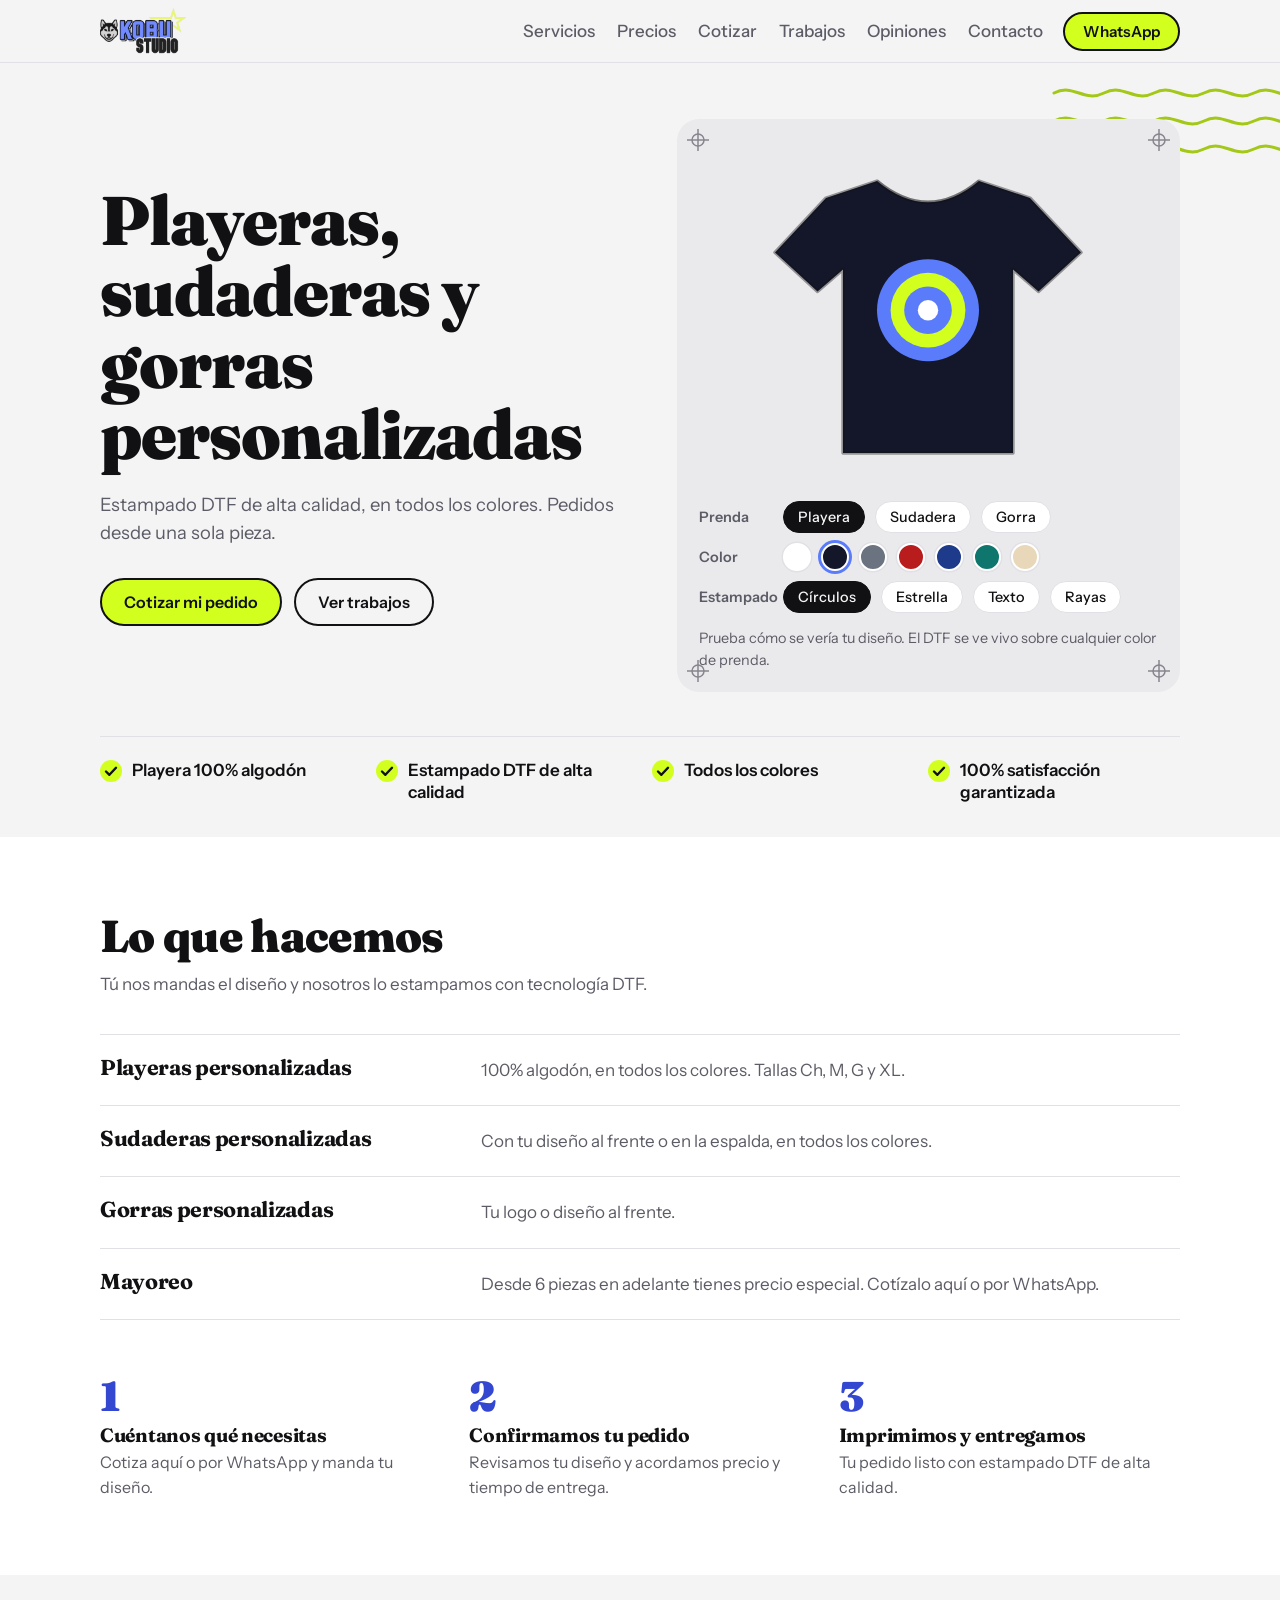
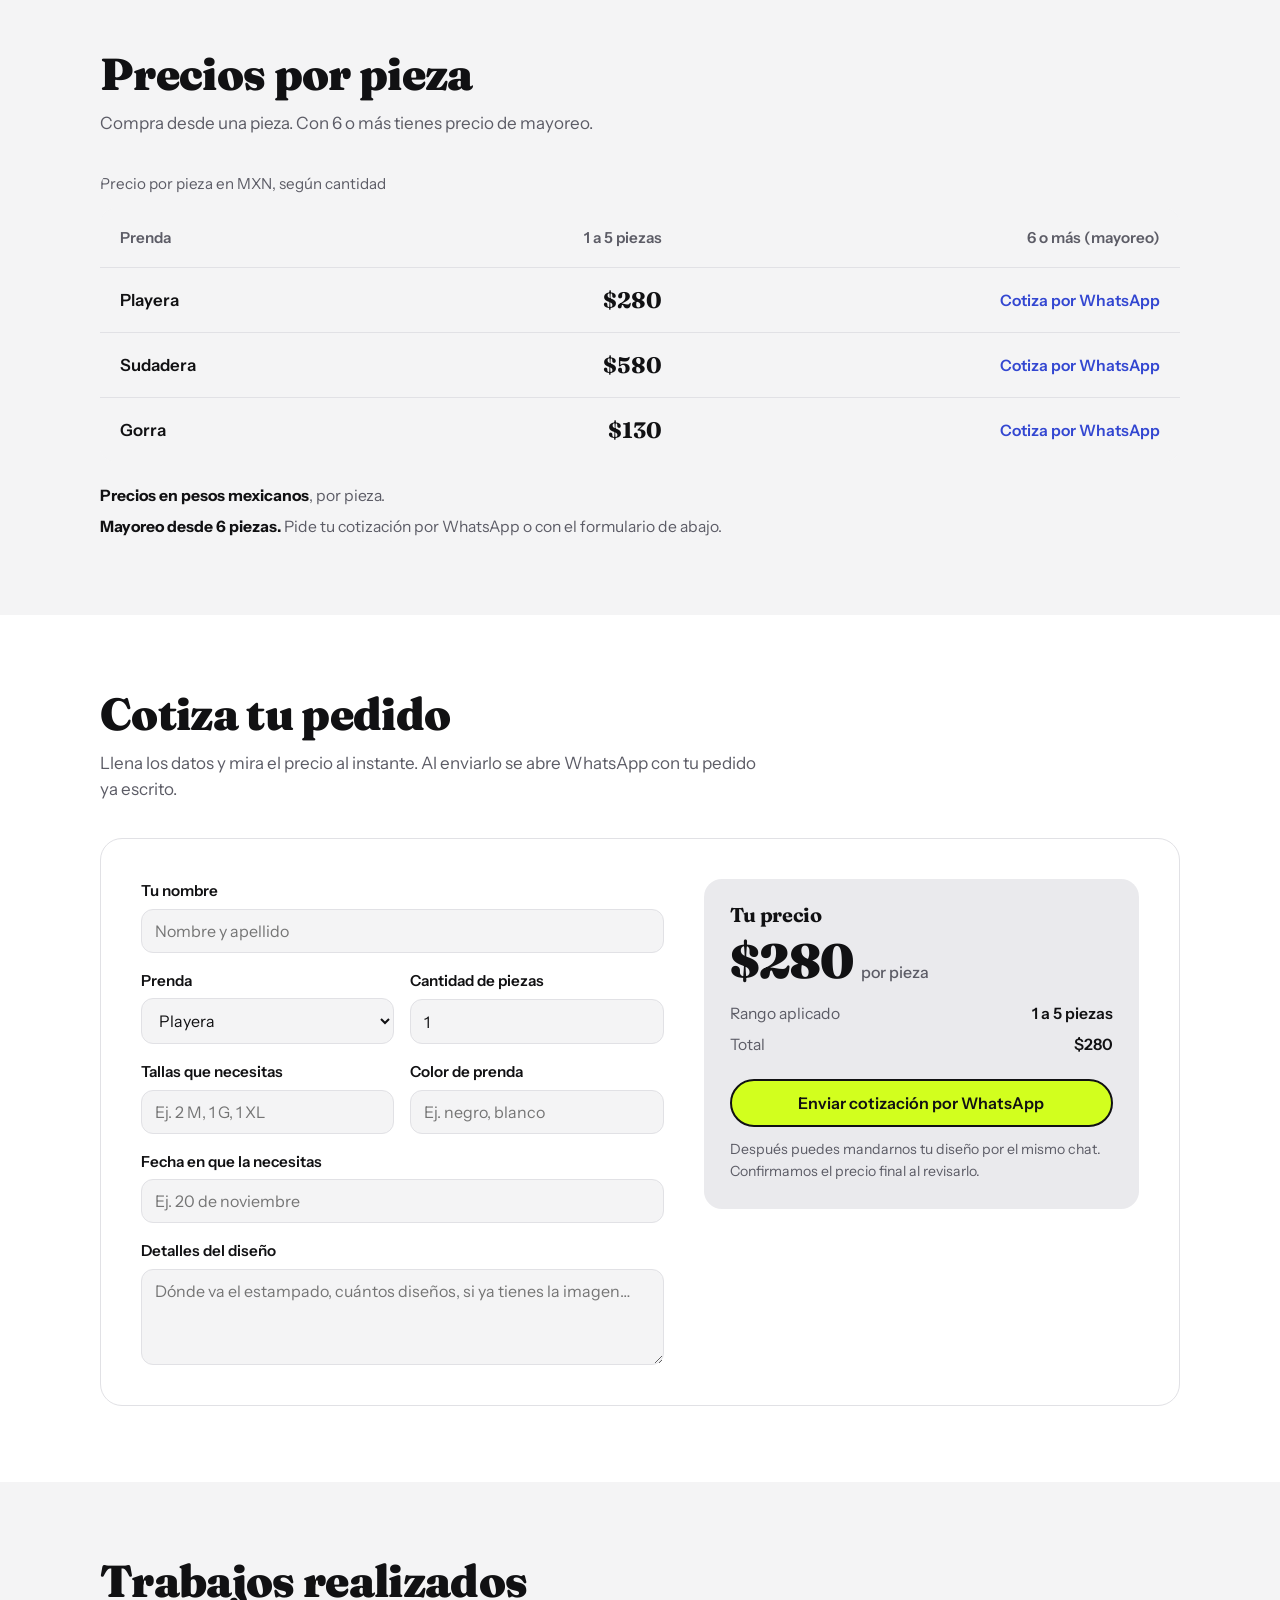
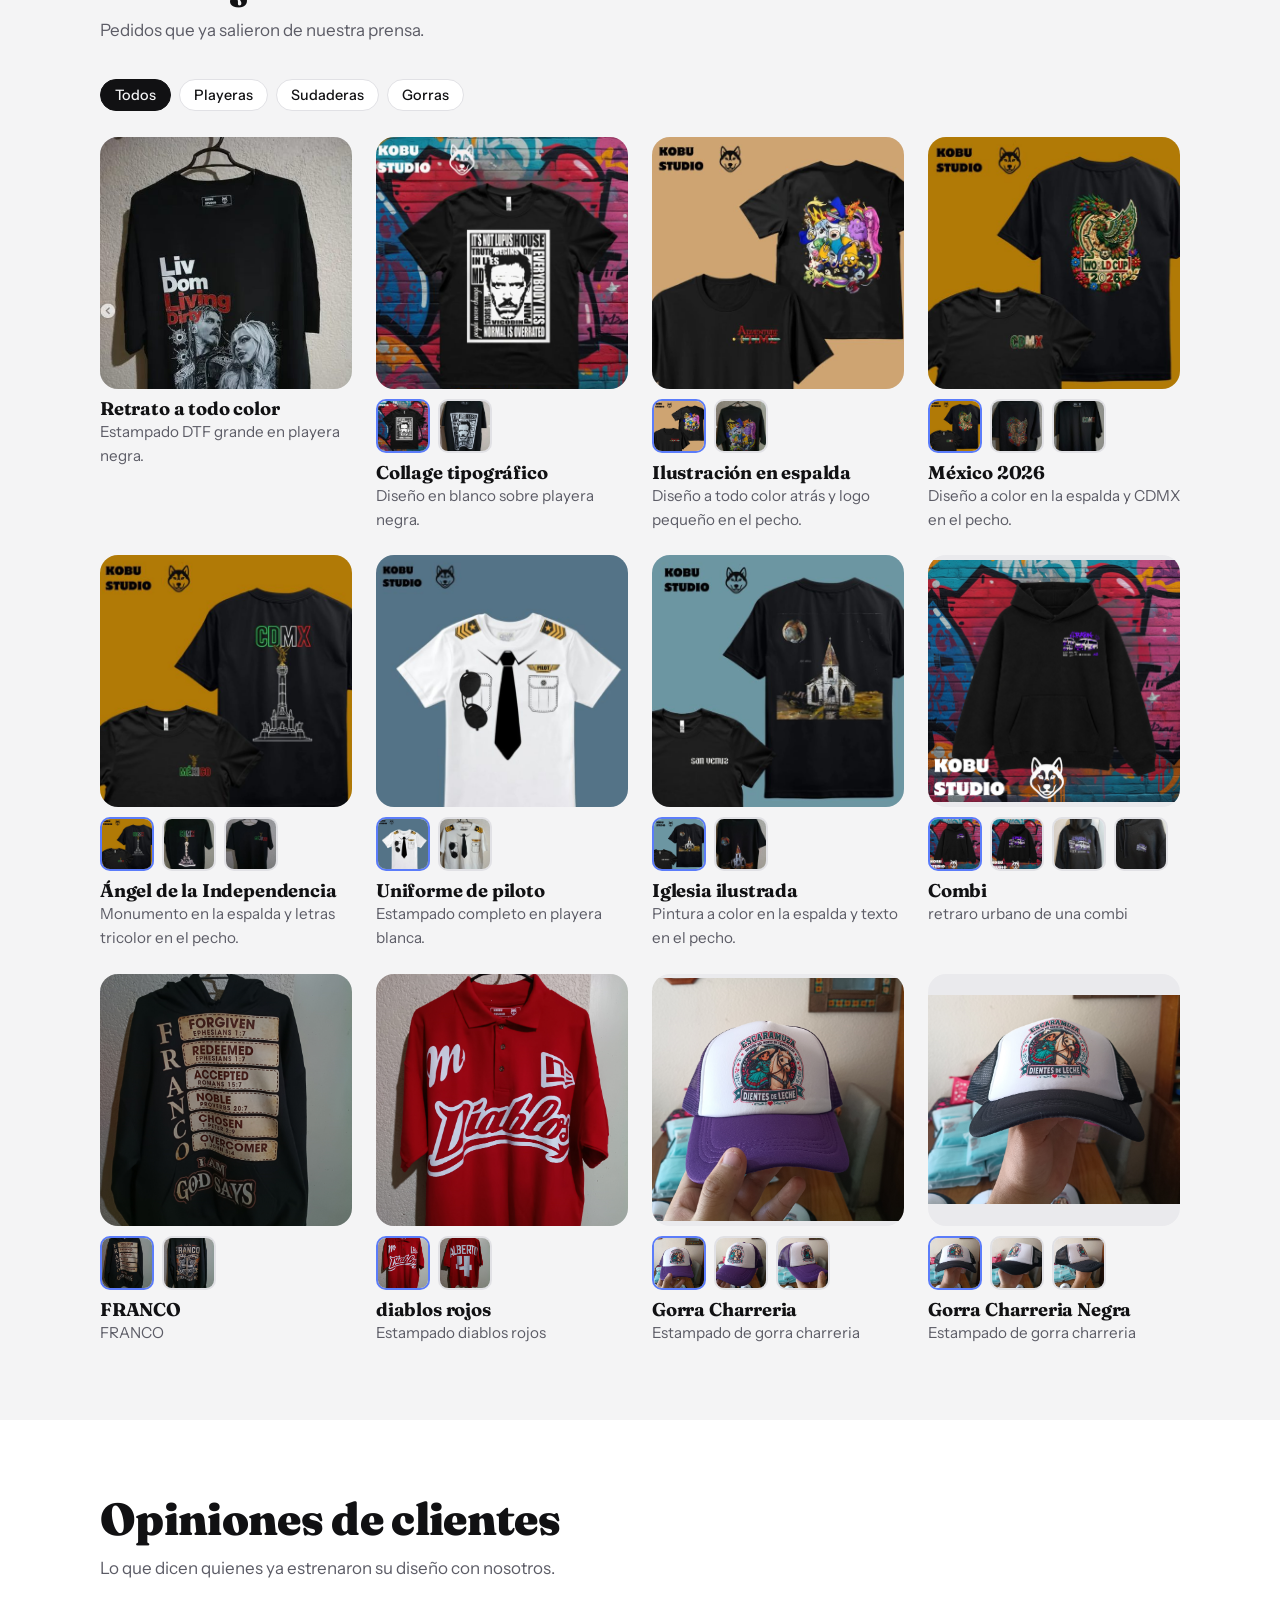
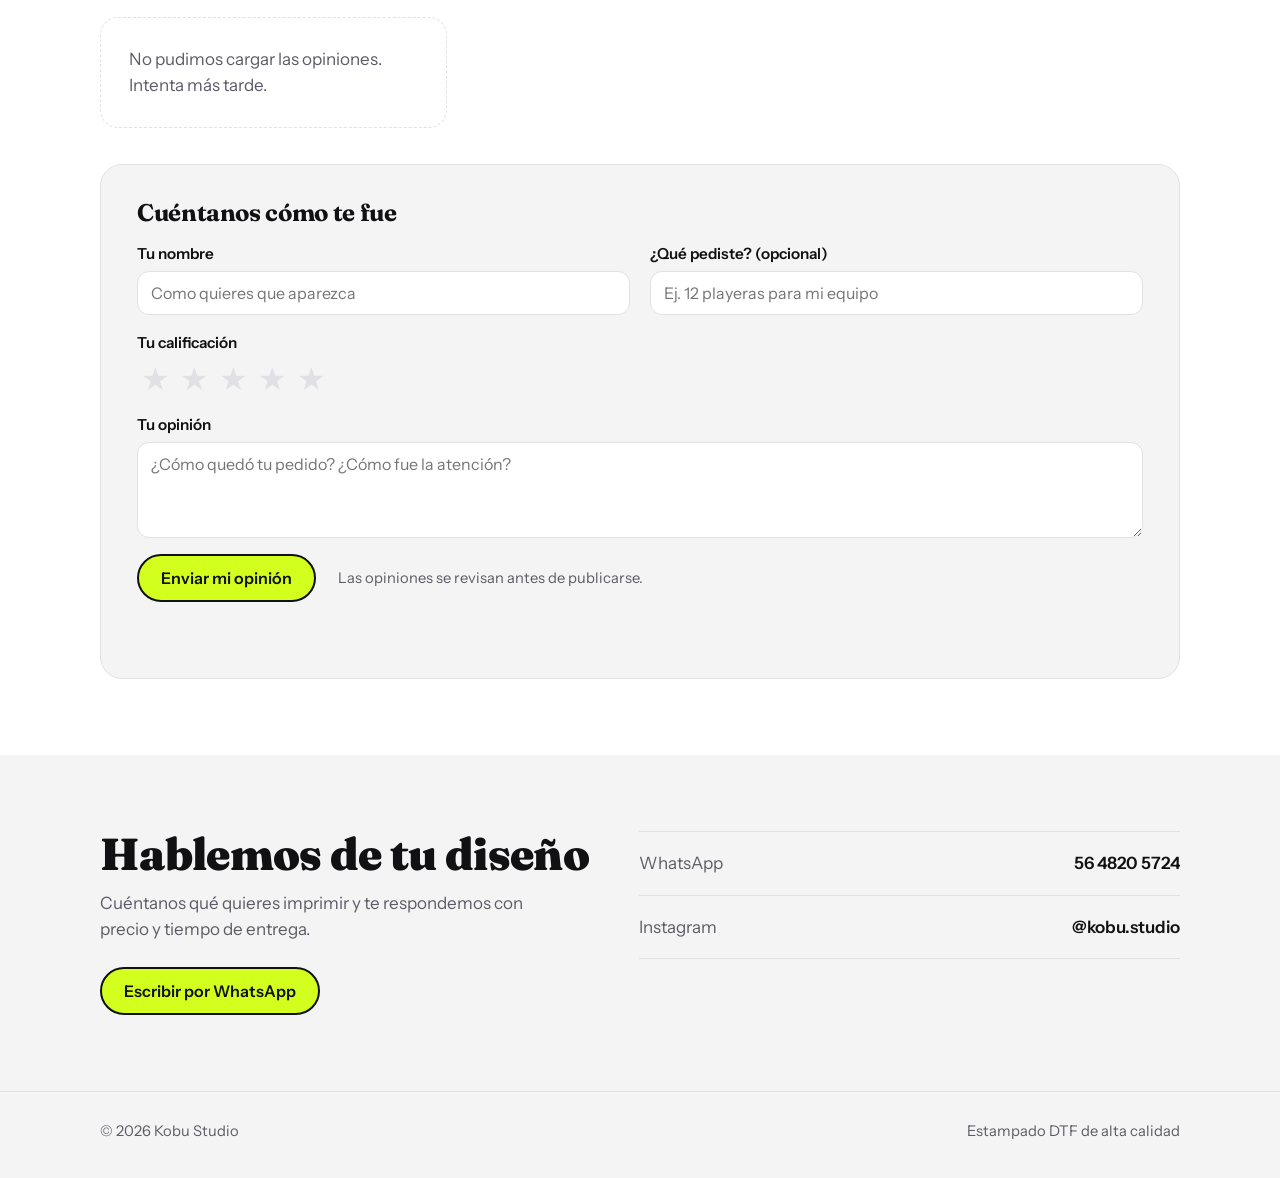
<file: index.html>
<!DOCTYPE html>
<html lang="es-MX">
<head>
<meta charset="utf-8">
<meta name="viewport" content="width=device-width, initial-scale=1, viewport-fit=cover">
<title>Kobu Studio | Playeras, sudaderas y gorras personalizadas</title>
<meta name="description" content="Playeras, sudaderas y gorras personalizadas con estampado DTF de alta calidad. Cotiza por WhatsApp.">
<link rel="preconnect" href="https://fonts.googleapis.com">
<link rel="preconnect" href="https://fonts.gstatic.com" crossorigin>
<link href="https://fonts.googleapis.com/css2?family=Fraunces:wght@700;900&family=Instrument+Sans:wght@400;500;600&display=swap" rel="stylesheet">
<link rel="stylesheet" href="css/styles.css">
</head>
<body>

<header class="top">
  <div class="wrap top-in">
    <a class="brand" href="#inicio" aria-label="Kobu Studio, inicio"><img src="imagenes/logo.png" alt="Kobu Studio" width="86" height="46"></a>
    <nav class="nav" aria-label="Secciones">
      <a href="#servicios">Servicios</a>
      <a href="#precios">Precios</a>
      <a href="#cotizar">Cotizar</a>
      <a href="#trabajos">Trabajos</a>
      <a href="#opiniones">Opiniones</a>
      <a href="#contacto">Contacto</a>
    </nav>
    <a class="btn btn-main" data-wa-link target="_blank" rel="noopener">WhatsApp</a>
  </div>
</header>

<main id="inicio">
  <section class="hero">
    <svg class="waves" viewBox="0 0 260 90" fill="none" stroke="currentColor" stroke-width="3" stroke-linecap="round" aria-hidden="true">
      <path d="M4 12c20-10 30 10 50 0s30 10 50 0 30 10 50 0 30 10 50 0 30 10 50 0"/>
      <path d="M4 40c20-10 30 10 50 0s30 10 50 0 30 10 50 0 30 10 50 0 30 10 50 0"/>
      <path d="M4 68c20-10 30 10 50 0s30 10 50 0 30 10 50 0 30 10 50 0 30 10 50 0"/>
    </svg>
    <div class="wrap">
      <div class="hero-grid">
        <div>
          <h1 id="hero-titulo"></h1>
          <p class="hero-text" id="hero-texto"></p>
          <div class="hero-cta">
            <a class="btn btn-main" href="#cotizar">Cotizar mi pedido</a>
            <a class="btn btn-line" href="#trabajos">Ver trabajos</a>
          </div>
        </div>

        <div class="stage" aria-label="Simulador de prenda">
          <svg class="reg tl" viewBox="0 0 22 22" aria-hidden="true"><use href="#reg"/></svg>
          <svg class="reg tr" viewBox="0 0 22 22" aria-hidden="true"><use href="#reg"/></svg>
          <svg class="reg bl" viewBox="0 0 22 22" aria-hidden="true"><use href="#reg"/></svg>
          <svg class="reg br" viewBox="0 0 22 22" aria-hidden="true"><use href="#reg"/></svg>
          <div id="mock"></div>
          <div class="ctrl"><span class="ctrl-name">Prenda</span><span id="c-prenda" class="ctrl" style="margin:0"></span></div>
          <div class="ctrl"><span class="ctrl-name">Color</span><span id="c-color" class="ctrl" style="margin:0"></span></div>
          <div class="ctrl"><span class="ctrl-name">Estampado</span><span id="c-arte" class="ctrl" style="margin:0"></span></div>
          <p class="stage-note" id="stage-note"></p>
        </div>
      </div>
      <ul class="perks" id="ventajas"></ul>
    </div>
  </section>

  <section class="sec alt" id="servicios">
    <div class="wrap">
      <div class="sec-head">
        <h2>Lo que hacemos</h2>
        <p id="servicios-intro"></p>
      </div>
      <div class="rows" id="servicios-lista"></div>
      <div class="steps" id="pasos"></div>
    </div>
  </section>

  <section class="sec" id="precios">
    <div class="wrap">
      <div class="sec-head">
        <h2>Precios por pieza</h2>
        <p>Compra desde una pieza. Con 6 o más tienes precio de mayoreo.</p>
      </div>
      <div class="scroll-x"><table id="tabla"></table></div>
      <div class="price-notes" id="notas-precio"></div>
    </div>
  </section>

  <section class="sec alt" id="cotizar">
    <div class="wrap">
      <div class="sec-head">
        <h2>Cotiza tu pedido</h2>
        <p>Llena los datos y mira el precio al instante. Al enviarlo se abre WhatsApp con tu pedido ya escrito.</p>
      </div>
      <div class="quote">
        <div class="fields">
          <div class="field full"><label for="q-nombre">Tu nombre</label><input id="q-nombre" autocomplete="name" placeholder="Nombre y apellido"></div>
          <div class="field"><label for="q-prenda">Prenda</label><select id="q-prenda"></select></div>
          <div class="field"><label for="q-cant">Cantidad de piezas</label><input id="q-cant" type="number" min="1" step="1" value="1" inputmode="numeric"></div>
          <div class="field"><label for="q-tallas">Tallas que necesitas</label><input id="q-tallas" placeholder="Ej. 2 M, 1 G, 1 XL"></div>
          <div class="field"><label for="q-color">Color de prenda</label><input id="q-color" placeholder="Ej. negro, blanco"></div>
          <div class="field full"><label for="q-fecha">Fecha en que la necesitas</label><input id="q-fecha" placeholder="Ej. 20 de noviembre"></div>
          <div class="field full"><label for="q-notas">Detalles del diseño</label><textarea id="q-notas" placeholder="Dónde va el estampado, cuántos diseños, si ya tienes la imagen…"></textarea></div>
        </div>
        <aside class="summary" aria-live="polite">
          <h3>Tu precio</h3>
          <div class="big"><span id="s-pieza">$0</span> <small id="s-unidad">por pieza</small></div>
          <div class="sum-lines">
            <span>Rango aplicado <b id="s-rango"></b></span>
            <span>Total <b id="s-total"></b></span>
          </div>
          <a class="btn btn-main" id="q-enviar" target="_blank" rel="noopener">Enviar cotización por WhatsApp</a>
          <p class="hint">Después puedes mandarnos tu diseño por el mismo chat. Confirmamos el precio final al revisarlo.</p>
        </aside>
      </div>
    </div>
  </section>

  <section class="sec" id="trabajos">
    <div class="wrap">
      <div class="sec-head">
        <h2>Trabajos realizados</h2>
        <p>Pedidos que ya salieron de nuestra prensa.</p>
      </div>
      <div class="filters" id="filtros"></div>
      <div class="gallery" id="galeria"></div>
    </div>
  </section>

  <section class="sec alt" id="opiniones">
    <div class="wrap">
      <div class="sec-head">
        <h2>Opiniones de clientes</h2>
        <p id="op-intro"></p>
      </div>
      <div class="reviews" id="op-lista" aria-live="polite"></div>
      <p class="more"><button type="button" class="chip" id="op-mas" hidden>Ver más opiniones</button></p>

      <form class="op-form" id="op-form" novalidate>
        <h3>Cuéntanos cómo te fue</h3>
        <div class="field"><label for="op-nombre">Tu nombre</label><input id="op-nombre" maxlength="60" autocomplete="given-name" placeholder="Como quieres que aparezca"></div>
        <div class="field"><label for="op-pedido">¿Qué pediste? (opcional)</label><input id="op-pedido" maxlength="80" placeholder="Ej. 12 playeras para mi equipo"></div>
        <div class="field full"><label id="op-cal-label">Tu calificación</label><div class="star-pick" id="op-estrellas" role="group" aria-labelledby="op-cal-label"></div></div>
        <div class="field full"><label for="op-texto">Tu opinión</label><textarea id="op-texto" maxlength="600" placeholder="¿Cómo quedó tu pedido? ¿Cómo fue la atención?"></textarea></div>
        <div class="trampa" aria-hidden="true"><label for="op-web">No llenar</label><input id="op-web" tabindex="-1" autocomplete="off"></div>
        <div class="op-foot">
          <button class="btn btn-main" type="submit" id="op-enviar">Enviar mi opinión</button>
          <p>Las opiniones se revisan antes de publicarse.</p>
        </div>
        <p class="op-aviso" id="op-aviso" role="status"></p>
        <p class="op-alt" id="op-wa" hidden>También puedes <a id="op-wa-link" target="_blank" rel="noopener">mandarla por WhatsApp</a>.</p>
      </form>
    </div>
  </section>

  <section class="sec" id="contacto">
    <div class="wrap contact">
      <div>
        <h2>Hablemos de tu diseño</h2>
        <p id="contacto-texto" style="color: var(--muted); margin-top: 12px; max-width: 40ch;"></p>
        <p style="margin-top: 24px;"><a class="btn btn-main" data-wa-link target="_blank" rel="noopener">Escribir por WhatsApp</a></p>
      </div>
      <div class="contact-list" id="contacto-lista"></div>
    </div>
  </section>
</main>

<footer>
  <div class="wrap">
    <span>© <span id="anio"></span> <span data-brand>Kobu Studio</span></span>
    <span>Estampado DTF de alta calidad</span>
  </div>
</footer>

<svg width="0" height="0" style="position:absolute" aria-hidden="true">
  <symbol id="reg" viewBox="0 0 22 22">
    <circle cx="11" cy="11" r="6" fill="none" stroke="currentColor" stroke-width="1.5"/>
    <path d="M11 0v22M0 11h22" stroke="currentColor" stroke-width="1.5"/>
  </symbol>
</svg>

<script src="js/config.js"></script>
<script src="js/app.js"></script>
</body>
</html>
</file>
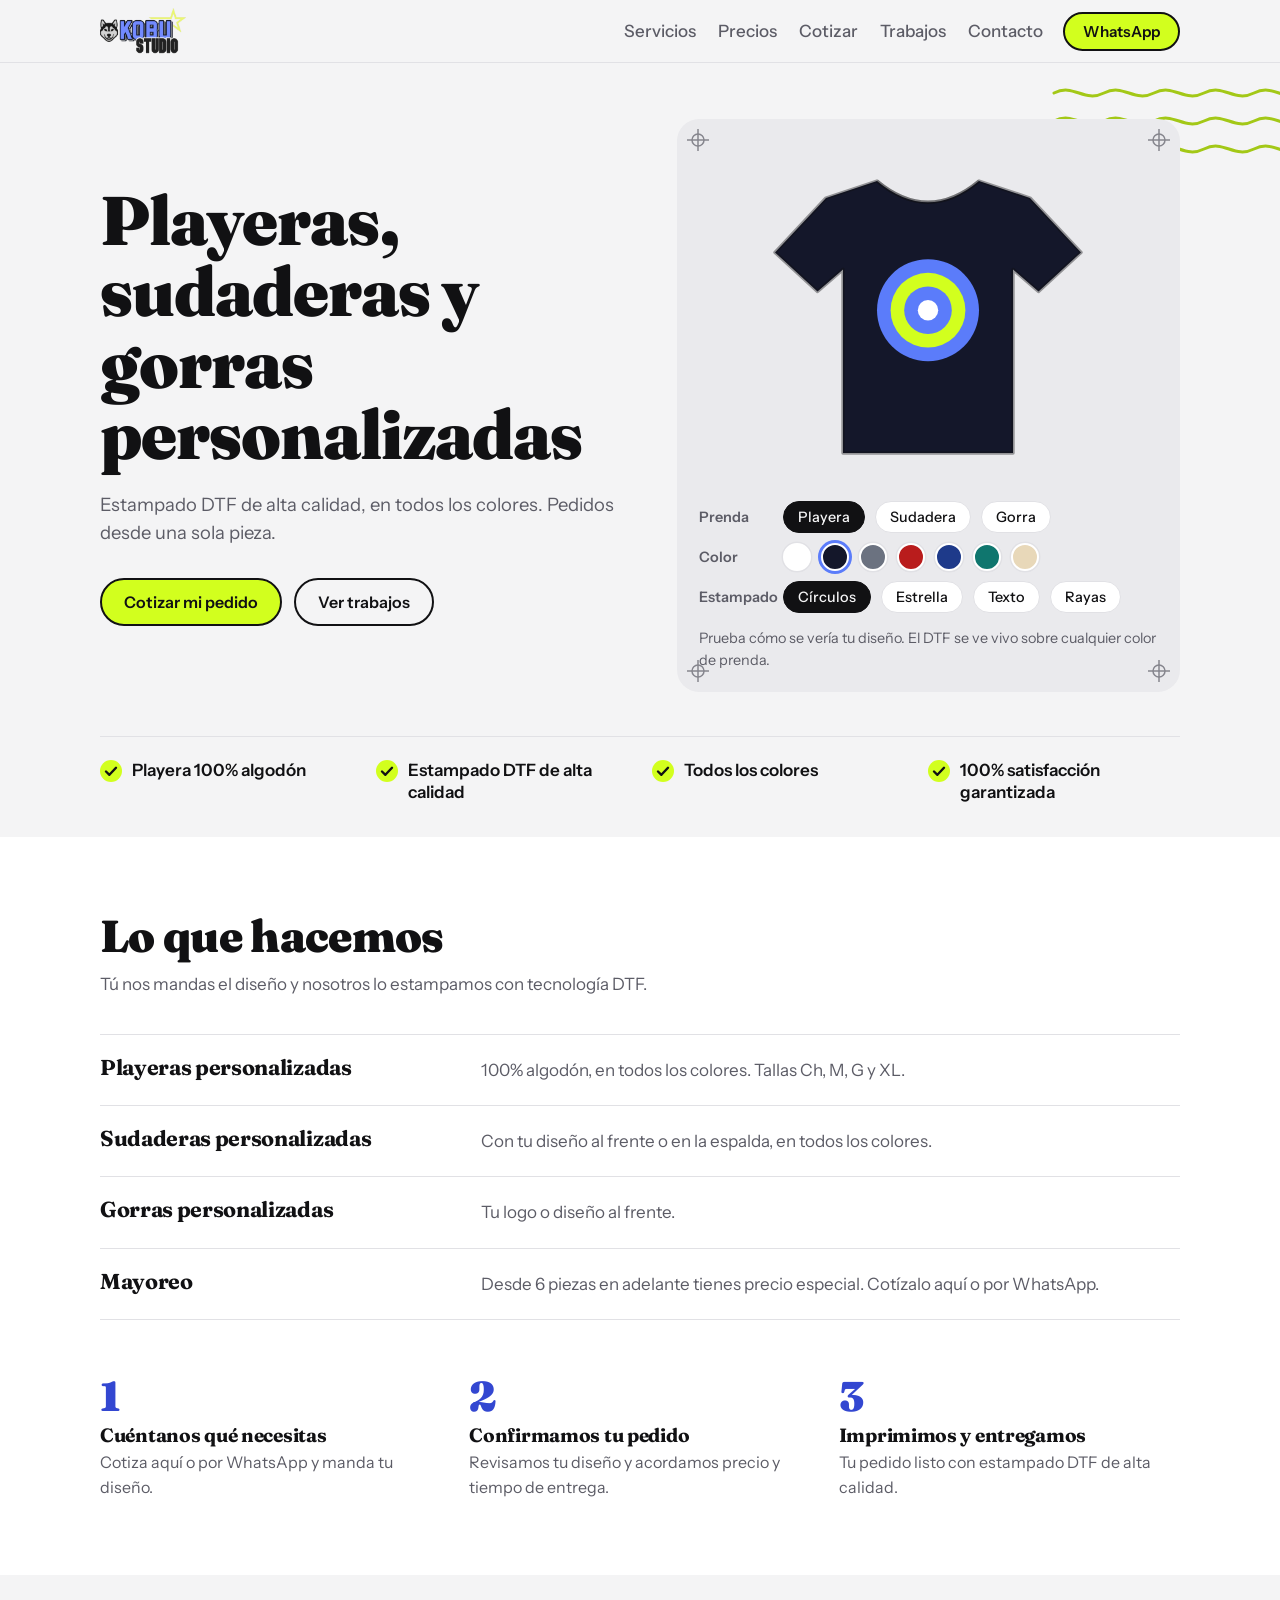
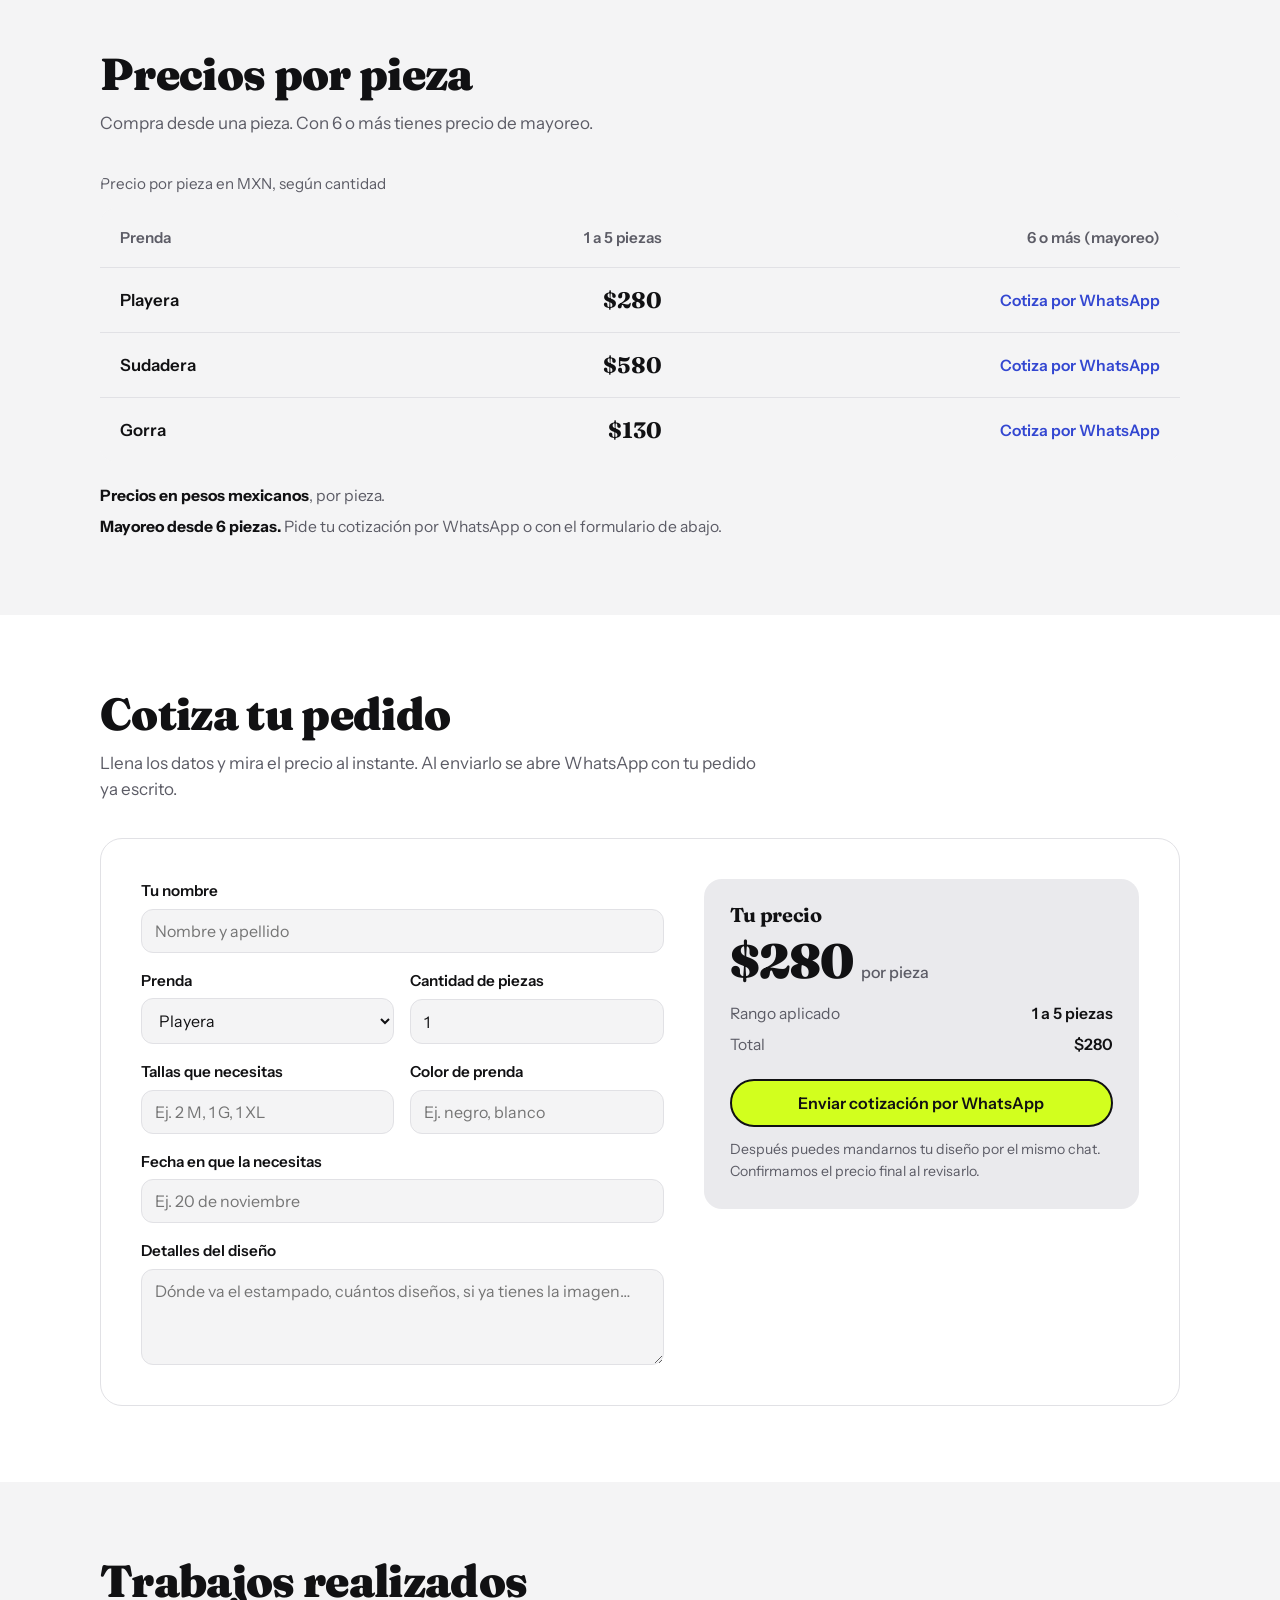
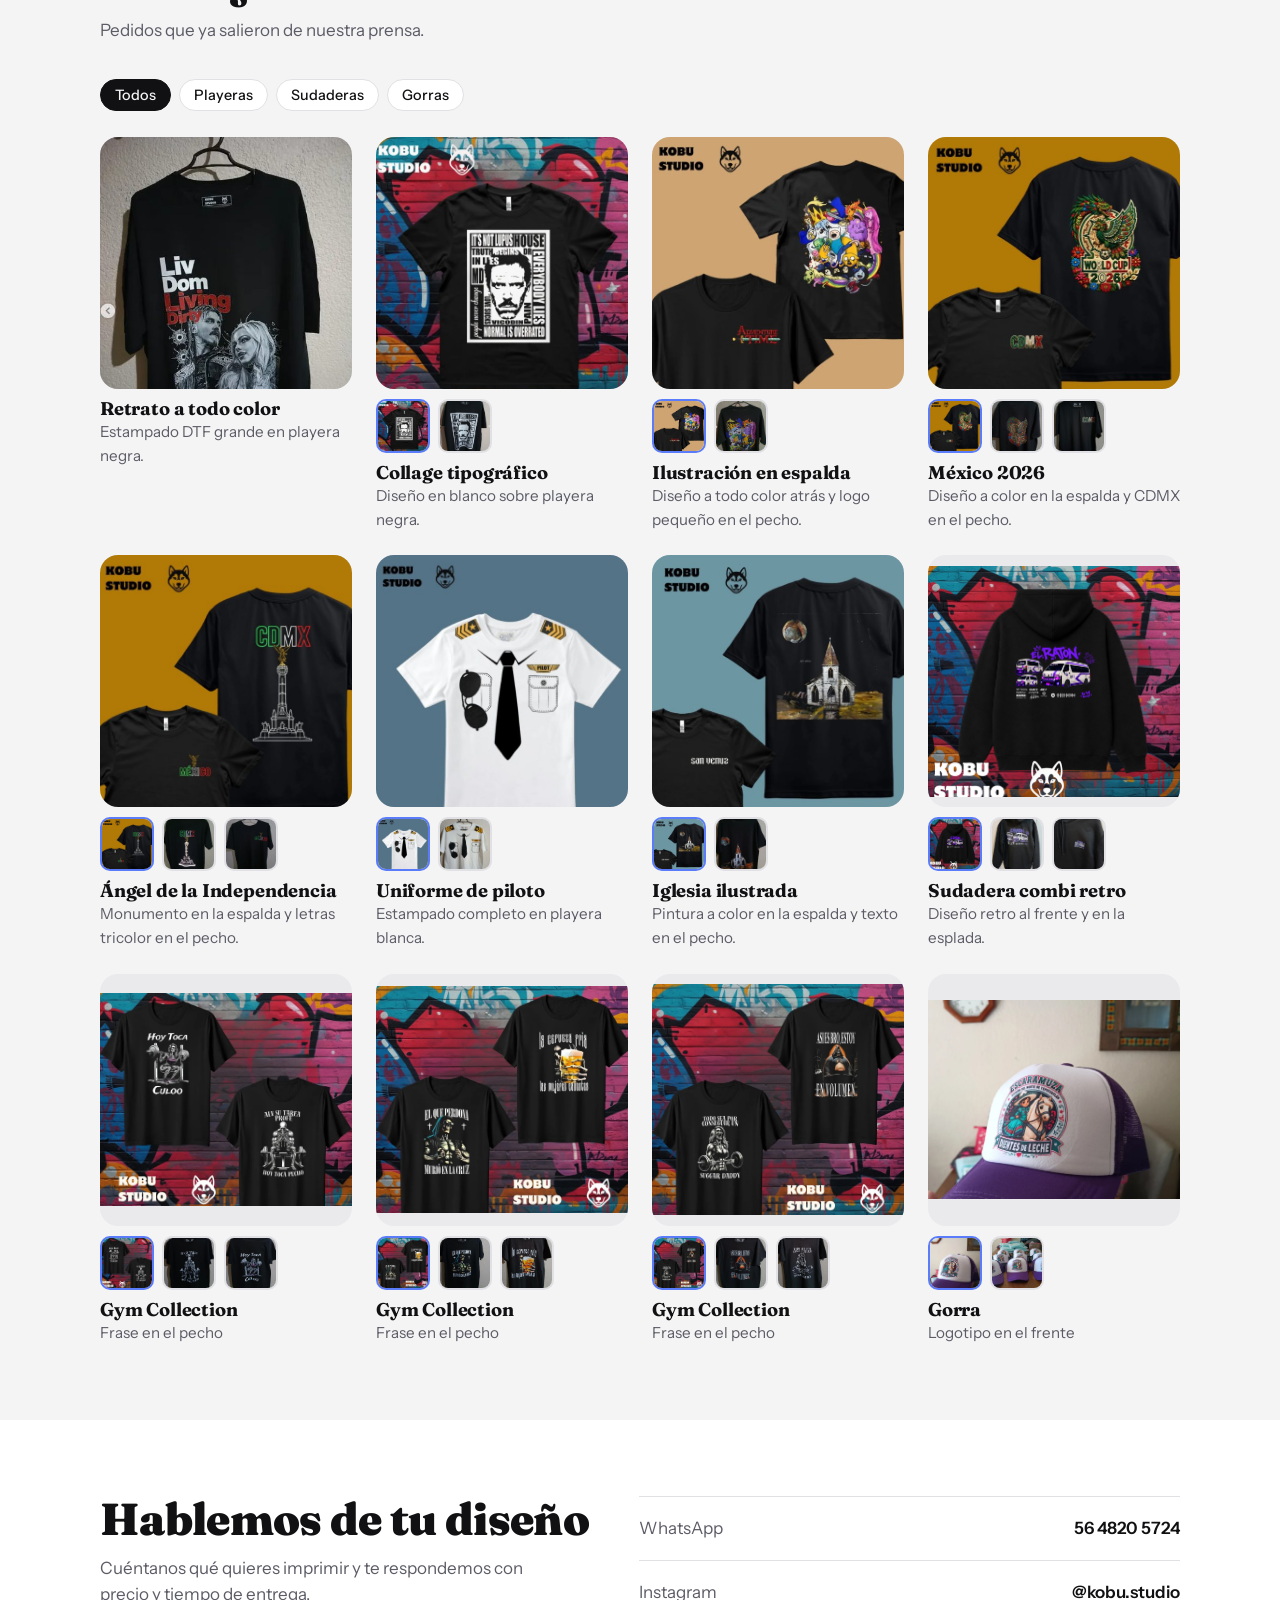
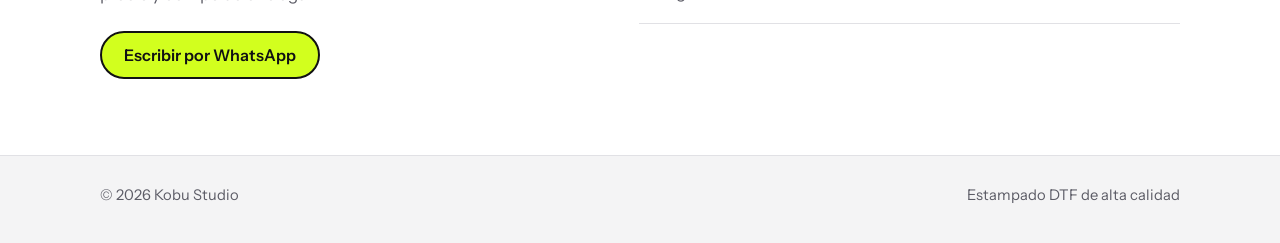
<file: kobu-studio/index.html>
<!DOCTYPE html>
<html lang="es-MX">
<head>
<meta charset="utf-8">
<meta name="viewport" content="width=device-width, initial-scale=1, viewport-fit=cover">
<title>Kobu Studio | Playeras, sudaderas y gorras personalizadas</title>
<meta name="description" content="Playeras, sudaderas y gorras personalizadas con estampado DTF de alta calidad. Cotiza por WhatsApp.">
<link rel="preconnect" href="https://fonts.googleapis.com">
<link rel="preconnect" href="https://fonts.gstatic.com" crossorigin>
<link href="https://fonts.googleapis.com/css2?family=Fraunces:wght@700;900&family=Instrument+Sans:wght@400;500;600&display=swap" rel="stylesheet">
<link rel="stylesheet" href="css/styles.css">
</head>
<body>

<header class="top">
  <div class="wrap top-in">
    <a class="brand" href="#inicio" aria-label="Kobu Studio, inicio"><img src="imagenes/logo.png" alt="Kobu Studio" width="86" height="46"></a>
    <nav class="nav" aria-label="Secciones">
      <a href="#servicios">Servicios</a>
      <a href="#precios">Precios</a>
      <a href="#cotizar">Cotizar</a>
      <a href="#trabajos">Trabajos</a>
      <a href="#contacto">Contacto</a>
    </nav>
    <a class="btn btn-main" data-wa-link target="_blank" rel="noopener">WhatsApp</a>
  </div>
</header>

<main id="inicio">
  <section class="hero">
    <svg class="waves" viewBox="0 0 260 90" fill="none" stroke="currentColor" stroke-width="3" stroke-linecap="round" aria-hidden="true">
      <path d="M4 12c20-10 30 10 50 0s30 10 50 0 30 10 50 0 30 10 50 0 30 10 50 0"/>
      <path d="M4 40c20-10 30 10 50 0s30 10 50 0 30 10 50 0 30 10 50 0 30 10 50 0"/>
      <path d="M4 68c20-10 30 10 50 0s30 10 50 0 30 10 50 0 30 10 50 0 30 10 50 0"/>
    </svg>
    <div class="wrap">
      <div class="hero-grid">
        <div>
          <h1 id="hero-titulo"></h1>
          <p class="hero-text" id="hero-texto"></p>
          <div class="hero-cta">
            <a class="btn btn-main" href="#cotizar">Cotizar mi pedido</a>
            <a class="btn btn-line" href="#trabajos">Ver trabajos</a>
          </div>
        </div>

        <div class="stage" aria-label="Simulador de prenda">
          <svg class="reg tl" viewBox="0 0 22 22" aria-hidden="true"><use href="#reg"/></svg>
          <svg class="reg tr" viewBox="0 0 22 22" aria-hidden="true"><use href="#reg"/></svg>
          <svg class="reg bl" viewBox="0 0 22 22" aria-hidden="true"><use href="#reg"/></svg>
          <svg class="reg br" viewBox="0 0 22 22" aria-hidden="true"><use href="#reg"/></svg>
          <div id="mock"></div>
          <div class="ctrl"><span class="ctrl-name">Prenda</span><span id="c-prenda" class="ctrl" style="margin:0"></span></div>
          <div class="ctrl"><span class="ctrl-name">Color</span><span id="c-color" class="ctrl" style="margin:0"></span></div>
          <div class="ctrl"><span class="ctrl-name">Estampado</span><span id="c-arte" class="ctrl" style="margin:0"></span></div>
          <p class="stage-note" id="stage-note"></p>
        </div>
      </div>
      <ul class="perks" id="ventajas"></ul>
    </div>
  </section>

  <section class="sec alt" id="servicios">
    <div class="wrap">
      <div class="sec-head">
        <h2>Lo que hacemos</h2>
        <p id="servicios-intro"></p>
      </div>
      <div class="rows" id="servicios-lista"></div>
      <div class="steps" id="pasos"></div>
    </div>
  </section>

  <section class="sec" id="precios">
    <div class="wrap">
      <div class="sec-head">
        <h2>Precios por pieza</h2>
        <p>Compra desde una pieza. Con 6 o más tienes precio de mayoreo.</p>
      </div>
      <div class="scroll-x"><table id="tabla"></table></div>
      <div class="price-notes" id="notas-precio"></div>
    </div>
  </section>

  <section class="sec alt" id="cotizar">
    <div class="wrap">
      <div class="sec-head">
        <h2>Cotiza tu pedido</h2>
        <p>Llena los datos y mira el precio al instante. Al enviarlo se abre WhatsApp con tu pedido ya escrito.</p>
      </div>
      <div class="quote">
        <div class="fields">
          <div class="field full"><label for="q-nombre">Tu nombre</label><input id="q-nombre" autocomplete="name" placeholder="Nombre y apellido"></div>
          <div class="field"><label for="q-prenda">Prenda</label><select id="q-prenda"></select></div>
          <div class="field"><label for="q-cant">Cantidad de piezas</label><input id="q-cant" type="number" min="1" step="1" value="1" inputmode="numeric"></div>
          <div class="field"><label for="q-tallas">Tallas que necesitas</label><input id="q-tallas" placeholder="Ej. 2 M, 1 G, 1 XL"></div>
          <div class="field"><label for="q-color">Color de prenda</label><input id="q-color" placeholder="Ej. negro, blanco"></div>
          <div class="field full"><label for="q-fecha">Fecha en que la necesitas</label><input id="q-fecha" placeholder="Ej. 20 de noviembre"></div>
          <div class="field full"><label for="q-notas">Detalles del diseño</label><textarea id="q-notas" placeholder="Dónde va el estampado, cuántos diseños, si ya tienes la imagen…"></textarea></div>
        </div>
        <aside class="summary" aria-live="polite">
          <h3>Tu precio</h3>
          <div class="big"><span id="s-pieza">$0</span> <small id="s-unidad">por pieza</small></div>
          <div class="sum-lines">
            <span>Rango aplicado <b id="s-rango"></b></span>
            <span>Total <b id="s-total"></b></span>
          </div>
          <a class="btn btn-main" id="q-enviar" target="_blank" rel="noopener">Enviar cotización por WhatsApp</a>
          <p class="hint">Después puedes mandarnos tu diseño por el mismo chat. Confirmamos el precio final al revisarlo.</p>
        </aside>
      </div>
    </div>
  </section>

  <section class="sec" id="trabajos">
    <div class="wrap">
      <div class="sec-head">
        <h2>Trabajos realizados</h2>
        <p>Pedidos que ya salieron de nuestra prensa.</p>
      </div>
      <div class="filters" id="filtros"></div>
      <div class="gallery" id="galeria"></div>
    </div>
  </section>

  <section class="sec alt" id="contacto">
    <div class="wrap contact">
      <div>
        <h2>Hablemos de tu diseño</h2>
        <p id="contacto-texto" style="color: var(--muted); margin-top: 12px; max-width: 40ch;"></p>
        <p style="margin-top: 24px;"><a class="btn btn-main" data-wa-link target="_blank" rel="noopener">Escribir por WhatsApp</a></p>
      </div>
      <div class="contact-list" id="contacto-lista"></div>
    </div>
  </section>
</main>

<footer>
  <div class="wrap">
    <span>© <span id="anio"></span> <span data-brand>Kobu Studio</span></span>
    <span>Estampado DTF de alta calidad</span>
  </div>
</footer>

<svg width="0" height="0" style="position:absolute" aria-hidden="true">
  <symbol id="reg" viewBox="0 0 22 22">
    <circle cx="11" cy="11" r="6" fill="none" stroke="currentColor" stroke-width="1.5"/>
    <path d="M11 0v22M0 11h22" stroke="currentColor" stroke-width="1.5"/>
  </symbol>
</svg>

<script src="js/config.js"></script>
<script src="js/app.js"></script>
</body>
</html>
</file>
<file: css/styles.css>
:root {
    --bg: #F4F4F5;
    --surface: #FFFFFF;
    --ink: #111113;
    --muted: #5C5C66;
    --line: #E1E1E5;
    --stage: #EAEAED;
    --link: #3347D1;
    --lime: #D2FF1E;
    --on-lime: #111113;
    --btn-border: #111113;
    --blue: #5B7CFA;
    --ok: #15803D;
    --err: #B91C1C;
    --display: "Fraunces", Georgia, "Times New Roman", serif;
    --body: "Instrument Sans", system-ui, -apple-system, "Segoe UI", sans-serif;
    box-sizing: border-box;
    padding-top: env(safe-area-inset-top, 0px);
    padding-bottom: env(safe-area-inset-bottom, 0px);
  }
  @media (prefers-color-scheme: dark) {
    :root:not([data-theme="light"]) {
      --bg: #131315; --surface: #1C1C20; --ink: #F4F4F5; --muted: #A3A3AD;
      --line: #2F2F36; --stage: #25252B; --link: #D2FF1E; --btn-border: #D2FF1E; --ok: #86EFAC; --err: #FCA5A5;
    }
  }
  :root[data-theme="dark"] {
    --bg: #131315; --surface: #1C1C20; --ink: #F4F4F5; --muted: #A3A3AD;
    --line: #2F2F36; --stage: #25252B; --link: #D2FF1E; --btn-border: #D2FF1E; --ok: #86EFAC; --err: #FCA5A5;
  }

  *, *::before, *::after { box-sizing: inherit; }
  html { scroll-behavior: smooth; scroll-padding-top: calc(env(safe-area-inset-top, 0px) + 92px); }
  body { margin: 0; background: var(--bg); color: var(--ink); font-family: var(--body); font-size: 1.0625rem; line-height: 1.55; -webkit-font-smoothing: antialiased; }
  h1, h2, h3 { font-family: var(--display); line-height: 1.04; letter-spacing: -0.015em; margin: 0; }
  h2 { font-size: clamp(1.9rem, 4.2vw, 2.8rem); font-weight: 900; }
  p { margin: 0; }
  a { color: inherit; }
  :focus-visible { outline: 3px solid var(--blue); outline-offset: 3px; border-radius: 6px; }
  @media (prefers-reduced-motion: reduce) { html { scroll-behavior: auto; } * { transition: none !important; } }

  .wrap { width: min(1080px, 100% - 40px); margin-inline: auto; }
  .sec { padding: 76px 0; }
  .alt { background: var(--surface); }
  .sec-head { max-width: 60ch; margin-bottom: 36px; }
  .sec-head p { color: var(--muted); margin-top: 12px; }

  /* Botones */
  .btn { display: inline-flex; align-items: center; justify-content: center; font: 600 1rem var(--body); text-decoration: none; padding: 12px 22px; border-radius: 999px; border: 2px solid var(--btn-border); cursor: pointer; transition: transform .15s ease; }
  .btn-main { background: var(--lime); color: var(--on-lime); }
  .btn-main:hover { transform: translateY(-2px); }
  .btn-line { background: transparent; color: var(--ink); border-color: var(--ink); }
  .btn-line:hover { background: var(--ink); color: var(--bg); }

  /* Encabezado */
  .top { position: sticky; top: env(safe-area-inset-top, 0px); z-index: 10; background: color-mix(in srgb, var(--bg) 90%, transparent); backdrop-filter: blur(10px); border-bottom: 1px solid var(--line); }
  .top-in { display: flex; align-items: center; gap: 20px; padding: 8px 0; }
  .brand { display: block; line-height: 0; }
  .brand img { height: 46px; width: auto; display: block; }
  .nav { display: flex; gap: 22px; margin-left: auto; }
  .nav a { text-decoration: none; font-weight: 500; color: var(--muted); }
  .nav a:hover { color: var(--ink); }
  .top .btn { padding: 8px 18px; font-size: .95rem; }
  @media (max-width: 820px) {
    .top-in { flex-wrap: wrap; row-gap: 4px; }
    .nav { order: 3; width: 100%; margin-left: 0; overflow-x: auto; gap: 18px; padding-bottom: 6px; }
    .top .btn { margin-left: auto; }
  }

  /* Hero */
  .hero { padding: 56px 0 34px; position: relative; overflow: hidden; }
  .waves { position: absolute; top: 18px; right: -30px; width: 260px; color: var(--lime); opacity: .9; pointer-events: none; }
  :root:not([data-theme="dark"]) .waves { color: #9BC400; }
  @media (prefers-color-scheme: dark) { :root:not([data-theme="light"]) .waves { color: var(--lime); } }
  .hero-grid { display: grid; grid-template-columns: 1.05fr 1fr; gap: 48px; align-items: center; position: relative; }
  .hero h1 { font-size: clamp(2.4rem, 5.8vw, 4.3rem); font-weight: 900; }
  .hero-text { margin-top: 20px; max-width: 44ch; font-size: 1.15rem; color: var(--muted); }
  .hero-cta { display: flex; flex-wrap: wrap; gap: 12px; margin-top: 30px; }
  .stage { position: relative; background: var(--stage); border-radius: 22px; padding: 22px 22px 20px; }
  .reg { position: absolute; width: 22px; height: 22px; color: var(--muted); opacity: .7; }
  .reg.tl { top: 10px; left: 10px; } .reg.tr { top: 10px; right: 10px; }
  .reg.bl { bottom: 10px; left: 10px; } .reg.br { bottom: 10px; right: 10px; }
  .mock { display: block; width: min(100%, 340px); margin: 6px auto 14px; color: var(--ink); }
  .ctrl { display: flex; flex-wrap: wrap; align-items: center; gap: 8px 10px; margin-top: 10px; }
  .ctrl-name { font-weight: 600; font-size: .9rem; width: 74px; color: var(--muted); }
  .chip { font: 500 .9rem var(--body); padding: 6px 14px; border-radius: 999px; border: 1.5px solid var(--line); background: var(--surface); color: var(--ink); cursor: pointer; }
  .chip[aria-pressed="true"] { background: var(--ink); color: var(--bg); border-color: var(--ink); }
  .sw { width: 28px; height: 28px; border-radius: 50%; border: 2px solid var(--surface); box-shadow: 0 0 0 1.5px var(--line); cursor: pointer; padding: 0; }
  .sw[aria-pressed="true"] { box-shadow: 0 0 0 3px var(--blue); }
  .stage-note { margin-top: 14px; font-size: .9rem; color: var(--muted); }
  @media (max-width: 860px) { .hero-grid { grid-template-columns: 1fr; gap: 32px; } .waves { width: 180px; top: 6px; } }

  .perks { list-style: none; margin: 44px 0 0; padding: 22px 0 0; border-top: 1px solid var(--line); display: grid; grid-template-columns: repeat(4, 1fr); gap: 16px 24px; position: relative; }
  .perks li { display: flex; gap: 10px; align-items: flex-start; font-weight: 600; line-height: 1.3; }
  .perks svg { flex: none; width: 22px; height: 22px; margin-top: 1px; }
  @media (max-width: 860px) { .perks { grid-template-columns: 1fr 1fr; } }
  @media (max-width: 460px) { .perks { grid-template-columns: 1fr; } }

  /* Servicios */
  .rows { border-top: 1px solid var(--line); }
  .row { display: grid; grid-template-columns: minmax(180px, 1fr) 2fr; gap: 12px 32px; padding: 22px 0; border-bottom: 1px solid var(--line); }
  .row h3 { font-size: 1.35rem; font-weight: 700; }
  .row p { color: var(--muted); max-width: 60ch; }
  @media (max-width: 640px) { .row { grid-template-columns: 1fr; } }
  .steps { display: grid; grid-template-columns: repeat(3, 1fr); gap: 28px; margin-top: 56px; }
  .step b { display: block; font: 900 2.6rem var(--display); color: var(--link); line-height: 1; margin-bottom: 8px; }
  .step h3 { font-size: 1.2rem; font-weight: 700; margin-bottom: 4px; }
  .step p { color: var(--muted); font-size: 1rem; }
  @media (max-width: 720px) { .steps { grid-template-columns: 1fr; gap: 22px; } }

  /* Precios */
  .scroll-x { overflow-x: auto; }
  table { width: 100%; border-collapse: collapse; min-width: 480px; background: var(--bg); border-radius: 16px; overflow: hidden; }
  caption { text-align: left; color: var(--muted); font-size: .95rem; padding-bottom: 12px; }
  th, td { padding: 18px 20px; text-align: right; border-bottom: 1px solid var(--line); }
  th:first-child, td:first-child { text-align: left; }
  thead th { font-weight: 600; font-size: .95rem; color: var(--muted); }
  tbody th { font: 600 1.05rem var(--body); }
  tbody tr:last-child > * { border-bottom: 0; }
  td { font: 700 1.4rem var(--display); }
  td.ask { font: 600 .98rem var(--body); color: var(--link); }
  .price-notes { margin-top: 22px; display: grid; gap: 6px; color: var(--muted); font-size: .98rem; }
  .price-notes strong { color: var(--ink); }

  /* Cotizador */
  .quote { background: var(--surface); border-radius: 22px; padding: clamp(20px, 4vw, 40px); display: grid; grid-template-columns: 1.2fr 1fr; gap: 40px; border: 1px solid var(--line); }
  .fields { display: grid; grid-template-columns: 1fr 1fr; gap: 16px; }
  .field { display: grid; gap: 6px; }
  .field.full { grid-column: 1 / -1; }
  label { font-weight: 600; font-size: .95rem; }
  input, select, textarea { font: 1rem var(--body); color: var(--ink); background: var(--bg); border: 1.5px solid var(--line); border-radius: 12px; padding: 11px 13px; width: 100%; }
  input:focus-visible, select:focus-visible, textarea:focus-visible { outline: 3px solid var(--blue); outline-offset: 1px; }
  textarea { min-height: 96px; resize: vertical; }
  .summary { background: var(--stage); border-radius: 18px; padding: 26px; align-self: start; }
  .summary h3 { font-size: 1.25rem; font-weight: 700; }
  .big { font: 900 clamp(2.2rem, 5vw, 3rem) var(--display); letter-spacing: -0.02em; margin-top: 10px; line-height: 1.05; }
  .big small { font: 500 1rem var(--body); color: var(--muted); letter-spacing: 0; }
  .sum-lines { margin: 16px 0 22px; display: grid; gap: 6px; color: var(--muted); font-size: .98rem; }
  .sum-lines span { display: flex; justify-content: space-between; gap: 12px; }
  .sum-lines b { color: var(--ink); font-weight: 600; text-align: right; }
  .summary .btn { width: 100%; }
  .hint { margin-top: 12px; font-size: .88rem; color: var(--muted); }
  @media (max-width: 860px) { .quote { grid-template-columns: 1fr; gap: 28px; } }
  @media (max-width: 520px) { .fields { grid-template-columns: 1fr; } }

  /* Trabajos */
  .filters { display: flex; flex-wrap: wrap; gap: 8px; margin-bottom: 26px; }
  .filters:empty { display: none; }
  .gallery { display: grid; grid-template-columns: repeat(auto-fill, minmax(250px, 1fr)); gap: 24px; }
  .work figure { margin: 0; }
  .tile { aspect-ratio: 1 / 1; border-radius: 18px; display: grid; place-items: center; overflow: hidden; background: var(--stage); }
  .tile svg { width: 82%; height: 82%; color: var(--ink); }
  .tile img { width: 100%; height: 100%; object-fit: contain; display: block; }
  .thumbs { display: flex; gap: 8px; margin-top: 10px; }
  .thumbs button { width: 54px; height: 54px; padding: 0; border: 2px solid var(--line); border-radius: 10px; overflow: hidden; background: var(--stage); cursor: pointer; }
  .thumbs button[aria-pressed="true"] { border-color: var(--blue); }
  .thumbs img { width: 100%; height: 100%; object-fit: cover; display: block; }
  .work figcaption { padding-top: 10px; }
  .work h3 { font-size: 1.15rem; font-weight: 700; letter-spacing: -0.01em; }
  .work p { color: var(--muted); font-size: .95rem; margin-top: 2px; }
  .empty { color: var(--muted); }

  /* Opiniones */
  .reviews { display: grid; grid-template-columns: repeat(auto-fill, minmax(280px, 1fr)); gap: 20px; }
  .review { background: var(--bg); border: 1px solid var(--line); border-radius: 18px; padding: 22px; display: flex; flex-direction: column; gap: 12px; }
  .review p { font-size: 1.05rem; }
  .stars { color: #F5B301; letter-spacing: 2px; font-size: 1.1rem; line-height: 1; }
  .stars .off { color: var(--line); }
  .review-who b { font-weight: 600; }
  .review-who span { display: block; color: var(--muted); font-size: .92rem; }
  .reviews-empty { border: 1.5px dashed var(--line); border-radius: 18px; padding: 28px; color: var(--muted); max-width: 60ch; }
  .op-form { margin-top: 36px; background: var(--bg); border: 1px solid var(--line); border-radius: 22px; padding: clamp(20px, 4vw, 36px); display: grid; grid-template-columns: 1fr 1fr; gap: 16px 20px; }
  .op-form h3 { grid-column: 1 / -1; font-size: 1.5rem; font-weight: 700; }
  .op-form .full { grid-column: 1 / -1; }
  .op-form input, .op-form textarea { background: var(--surface); }
  .star-pick { display: flex; gap: 2px; }
  .star-pick button { background: none; border: 0; padding: 2px 4px; font-size: 2rem; line-height: 1; cursor: pointer; color: var(--line); }
  .star-pick button[aria-pressed="true"] { color: #F5B301; }
  .op-foot { grid-column: 1 / -1; display: flex; flex-wrap: wrap; align-items: center; gap: 14px 22px; }
  .op-foot p { color: var(--muted); font-size: .92rem; max-width: 52ch; }
  [hidden] { display: none !important; }
  .more { margin-top: 22px; }
  .review .reply { background: var(--stage); border-left: 3px solid var(--blue); border-radius: 10px; padding: 10px 12px; font-size: .95rem; }
  .review .reply strong { display: block; font-size: .9rem; }
  .trampa { position: absolute; left: -9999px; width: 1px; height: 1px; overflow: hidden; }
  .op-aviso { grid-column: 1 / -1; font-weight: 600; min-height: 1.4em; }
  .op-aviso.ok { color: var(--ok); }
  .op-aviso.err { color: var(--err); }
  .op-alt { grid-column: 1 / -1; color: var(--muted); font-size: .95rem; }
  .op-alt a { color: var(--link); font-weight: 600; }
  @media (max-width: 620px) { .op-form { grid-template-columns: 1fr; } }

  /* Contacto */
  .contact { display: grid; grid-template-columns: 1fr 1.1fr; gap: 48px; align-items: start; }
  .contact-list { border-top: 1px solid var(--line); }
  .contact-list > * { display: flex; justify-content: space-between; gap: 20px; padding: 18px 0; border-bottom: 1px solid var(--line); text-decoration: none; }
  .contact-list span { color: var(--muted); }
  .contact-list b { font-weight: 600; text-align: right; }
  a.crow:hover b { color: var(--link); }
  @media (max-width: 760px) { .contact { grid-template-columns: 1fr; gap: 28px; } }

  footer { border-top: 1px solid var(--line); padding: 28px 0 36px; color: var(--muted); font-size: .92rem; }
  footer .wrap { display: flex; justify-content: space-between; flex-wrap: wrap; gap: 8px 20px; }
</file>
<file: kobu-studio/css/styles.css>
:root {
    --bg: #F4F4F5;
    --surface: #FFFFFF;
    --ink: #111113;
    --muted: #5C5C66;
    --line: #E1E1E5;
    --stage: #EAEAED;
    --link: #3347D1;
    --lime: #D2FF1E;
    --on-lime: #111113;
    --btn-border: #111113;
    --blue: #5B7CFA;
    --display: "Fraunces", Georgia, "Times New Roman", serif;
    --body: "Instrument Sans", system-ui, -apple-system, "Segoe UI", sans-serif;
    box-sizing: border-box;
    padding-top: env(safe-area-inset-top, 0px);
    padding-bottom: env(safe-area-inset-bottom, 0px);
  }
  @media (prefers-color-scheme: dark) {
    :root:not([data-theme="light"]) {
      --bg: #131315; --surface: #1C1C20; --ink: #F4F4F5; --muted: #A3A3AD;
      --line: #2F2F36; --stage: #25252B; --link: #D2FF1E; --btn-border: #D2FF1E;
    }
  }
  :root[data-theme="dark"] {
    --bg: #131315; --surface: #1C1C20; --ink: #F4F4F5; --muted: #A3A3AD;
    --line: #2F2F36; --stage: #25252B; --link: #D2FF1E; --btn-border: #D2FF1E;
  }

  *, *::before, *::after { box-sizing: inherit; }
  html { scroll-behavior: smooth; scroll-padding-top: calc(env(safe-area-inset-top, 0px) + 92px); }
  body { margin: 0; background: var(--bg); color: var(--ink); font-family: var(--body); font-size: 1.0625rem; line-height: 1.55; -webkit-font-smoothing: antialiased; }
  h1, h2, h3 { font-family: var(--display); line-height: 1.04; letter-spacing: -0.015em; margin: 0; }
  h2 { font-size: clamp(1.9rem, 4.2vw, 2.8rem); font-weight: 900; }
  p { margin: 0; }
  a { color: inherit; }
  :focus-visible { outline: 3px solid var(--blue); outline-offset: 3px; border-radius: 6px; }
  @media (prefers-reduced-motion: reduce) { html { scroll-behavior: auto; } * { transition: none !important; } }

  .wrap { width: min(1080px, 100% - 40px); margin-inline: auto; }
  .sec { padding: 76px 0; }
  .alt { background: var(--surface); }
  .sec-head { max-width: 60ch; margin-bottom: 36px; }
  .sec-head p { color: var(--muted); margin-top: 12px; }

  /* Botones */
  .btn { display: inline-flex; align-items: center; justify-content: center; font: 600 1rem var(--body); text-decoration: none; padding: 12px 22px; border-radius: 999px; border: 2px solid var(--btn-border); cursor: pointer; transition: transform .15s ease; }
  .btn-main { background: var(--lime); color: var(--on-lime); }
  .btn-main:hover { transform: translateY(-2px); }
  .btn-line { background: transparent; color: var(--ink); border-color: var(--ink); }
  .btn-line:hover { background: var(--ink); color: var(--bg); }

  /* Encabezado */
  .top { position: sticky; top: env(safe-area-inset-top, 0px); z-index: 10; background: color-mix(in srgb, var(--bg) 90%, transparent); backdrop-filter: blur(10px); border-bottom: 1px solid var(--line); }
  .top-in { display: flex; align-items: center; gap: 20px; padding: 8px 0; }
  .brand { display: block; line-height: 0; }
  .brand img { height: 46px; width: auto; display: block; }
  .nav { display: flex; gap: 22px; margin-left: auto; }
  .nav a { text-decoration: none; font-weight: 500; color: var(--muted); }
  .nav a:hover { color: var(--ink); }
  .top .btn { padding: 8px 18px; font-size: .95rem; }
  @media (max-width: 820px) {
    .top-in { flex-wrap: wrap; row-gap: 4px; }
    .nav { order: 3; width: 100%; margin-left: 0; overflow-x: auto; gap: 18px; padding-bottom: 6px; }
    .top .btn { margin-left: auto; }
  }

  /* Hero */
  .hero { padding: 56px 0 34px; position: relative; overflow: hidden; }
  .waves { position: absolute; top: 18px; right: -30px; width: 260px; color: var(--lime); opacity: .9; pointer-events: none; }
  :root:not([data-theme="dark"]) .waves { color: #9BC400; }
  @media (prefers-color-scheme: dark) { :root:not([data-theme="light"]) .waves { color: var(--lime); } }
  .hero-grid { display: grid; grid-template-columns: 1.05fr 1fr; gap: 48px; align-items: center; position: relative; }
  .hero h1 { font-size: clamp(2.4rem, 5.8vw, 4.3rem); font-weight: 900; }
  .hero-text { margin-top: 20px; max-width: 44ch; font-size: 1.15rem; color: var(--muted); }
  .hero-cta { display: flex; flex-wrap: wrap; gap: 12px; margin-top: 30px; }
  .stage { position: relative; background: var(--stage); border-radius: 22px; padding: 22px 22px 20px; }
  .reg { position: absolute; width: 22px; height: 22px; color: var(--muted); opacity: .7; }
  .reg.tl { top: 10px; left: 10px; } .reg.tr { top: 10px; right: 10px; }
  .reg.bl { bottom: 10px; left: 10px; } .reg.br { bottom: 10px; right: 10px; }
  .mock { display: block; width: min(100%, 340px); margin: 6px auto 14px; color: var(--ink); }
  .ctrl { display: flex; flex-wrap: wrap; align-items: center; gap: 8px 10px; margin-top: 10px; }
  .ctrl-name { font-weight: 600; font-size: .9rem; width: 74px; color: var(--muted); }
  .chip { font: 500 .9rem var(--body); padding: 6px 14px; border-radius: 999px; border: 1.5px solid var(--line); background: var(--surface); color: var(--ink); cursor: pointer; }
  .chip[aria-pressed="true"] { background: var(--ink); color: var(--bg); border-color: var(--ink); }
  .sw { width: 28px; height: 28px; border-radius: 50%; border: 2px solid var(--surface); box-shadow: 0 0 0 1.5px var(--line); cursor: pointer; padding: 0; }
  .sw[aria-pressed="true"] { box-shadow: 0 0 0 3px var(--blue); }
  .stage-note { margin-top: 14px; font-size: .9rem; color: var(--muted); }
  @media (max-width: 860px) { .hero-grid { grid-template-columns: 1fr; gap: 32px; } .waves { width: 180px; top: 6px; } }

  .perks { list-style: none; margin: 44px 0 0; padding: 22px 0 0; border-top: 1px solid var(--line); display: grid; grid-template-columns: repeat(4, 1fr); gap: 16px 24px; position: relative; }
  .perks li { display: flex; gap: 10px; align-items: flex-start; font-weight: 600; line-height: 1.3; }
  .perks svg { flex: none; width: 22px; height: 22px; margin-top: 1px; }
  @media (max-width: 860px) { .perks { grid-template-columns: 1fr 1fr; } }
  @media (max-width: 460px) { .perks { grid-template-columns: 1fr; } }

  /* Servicios */
  .rows { border-top: 1px solid var(--line); }
  .row { display: grid; grid-template-columns: minmax(180px, 1fr) 2fr; gap: 12px 32px; padding: 22px 0; border-bottom: 1px solid var(--line); }
  .row h3 { font-size: 1.35rem; font-weight: 700; }
  .row p { color: var(--muted); max-width: 60ch; }
  @media (max-width: 640px) { .row { grid-template-columns: 1fr; } }
  .steps { display: grid; grid-template-columns: repeat(3, 1fr); gap: 28px; margin-top: 56px; }
  .step b { display: block; font: 900 2.6rem var(--display); color: var(--link); line-height: 1; margin-bottom: 8px; }
  .step h3 { font-size: 1.2rem; font-weight: 700; margin-bottom: 4px; }
  .step p { color: var(--muted); font-size: 1rem; }
  @media (max-width: 720px) { .steps { grid-template-columns: 1fr; gap: 22px; } }

  /* Precios */
  .scroll-x { overflow-x: auto; }
  table { width: 100%; border-collapse: collapse; min-width: 480px; background: var(--bg); border-radius: 16px; overflow: hidden; }
  caption { text-align: left; color: var(--muted); font-size: .95rem; padding-bottom: 12px; }
  th, td { padding: 18px 20px; text-align: right; border-bottom: 1px solid var(--line); }
  th:first-child, td:first-child { text-align: left; }
  thead th { font-weight: 600; font-size: .95rem; color: var(--muted); }
  tbody th { font: 600 1.05rem var(--body); }
  tbody tr:last-child > * { border-bottom: 0; }
  td { font: 700 1.4rem var(--display); }
  td.ask { font: 600 .98rem var(--body); color: var(--link); }
  .price-notes { margin-top: 22px; display: grid; gap: 6px; color: var(--muted); font-size: .98rem; }
  .price-notes strong { color: var(--ink); }

  /* Cotizador */
  .quote { background: var(--surface); border-radius: 22px; padding: clamp(20px, 4vw, 40px); display: grid; grid-template-columns: 1.2fr 1fr; gap: 40px; border: 1px solid var(--line); }
  .fields { display: grid; grid-template-columns: 1fr 1fr; gap: 16px; }
  .field { display: grid; gap: 6px; }
  .field.full { grid-column: 1 / -1; }
  label { font-weight: 600; font-size: .95rem; }
  input, select, textarea { font: 1rem var(--body); color: var(--ink); background: var(--bg); border: 1.5px solid var(--line); border-radius: 12px; padding: 11px 13px; width: 100%; }
  input:focus-visible, select:focus-visible, textarea:focus-visible { outline: 3px solid var(--blue); outline-offset: 1px; }
  textarea { min-height: 96px; resize: vertical; }
  .summary { background: var(--stage); border-radius: 18px; padding: 26px; align-self: start; }
  .summary h3 { font-size: 1.25rem; font-weight: 700; }
  .big { font: 900 clamp(2.2rem, 5vw, 3rem) var(--display); letter-spacing: -0.02em; margin-top: 10px; line-height: 1.05; }
  .big small { font: 500 1rem var(--body); color: var(--muted); letter-spacing: 0; }
  .sum-lines { margin: 16px 0 22px; display: grid; gap: 6px; color: var(--muted); font-size: .98rem; }
  .sum-lines span { display: flex; justify-content: space-between; gap: 12px; }
  .sum-lines b { color: var(--ink); font-weight: 600; text-align: right; }
  .summary .btn { width: 100%; }
  .hint { margin-top: 12px; font-size: .88rem; color: var(--muted); }
  @media (max-width: 860px) { .quote { grid-template-columns: 1fr; gap: 28px; } }
  @media (max-width: 520px) { .fields { grid-template-columns: 1fr; } }

  /* Trabajos */
  .filters { display: flex; flex-wrap: wrap; gap: 8px; margin-bottom: 26px; }
  .filters:empty { display: none; }
  .gallery { display: grid; grid-template-columns: repeat(auto-fill, minmax(250px, 1fr)); gap: 24px; }
  .work figure { margin: 0; }
  .tile { aspect-ratio: 1 / 1; border-radius: 18px; display: grid; place-items: center; overflow: hidden; background: var(--stage); }
  .tile svg { width: 82%; height: 82%; color: var(--ink); }
  .tile img { width: 100%; height: 100%; object-fit: contain; display: block; }
  .thumbs { display: flex; gap: 8px; margin-top: 10px; }
  .thumbs button { width: 54px; height: 54px; padding: 0; border: 2px solid var(--line); border-radius: 10px; overflow: hidden; background: var(--stage); cursor: pointer; }
  .thumbs button[aria-pressed="true"] { border-color: var(--blue); }
  .thumbs img { width: 100%; height: 100%; object-fit: cover; display: block; }
  .work figcaption { padding-top: 10px; }
  .work h3 { font-size: 1.15rem; font-weight: 700; letter-spacing: -0.01em; }
  .work p { color: var(--muted); font-size: .95rem; margin-top: 2px; }
  .empty { color: var(--muted); }

  /* Contacto */
  .contact { display: grid; grid-template-columns: 1fr 1.1fr; gap: 48px; align-items: start; }
  .contact-list { border-top: 1px solid var(--line); }
  .contact-list > * { display: flex; justify-content: space-between; gap: 20px; padding: 18px 0; border-bottom: 1px solid var(--line); text-decoration: none; }
  .contact-list span { color: var(--muted); }
  .contact-list b { font-weight: 600; text-align: right; }
  a.crow:hover b { color: var(--link); }
  @media (max-width: 760px) { .contact { grid-template-columns: 1fr; gap: 28px; } }

  footer { border-top: 1px solid var(--line); padding: 28px 0 36px; color: var(--muted); font-size: .92rem; }
  footer .wrap { display: flex; justify-content: space-between; flex-wrap: wrap; gap: 8px 20px; }
</file>
